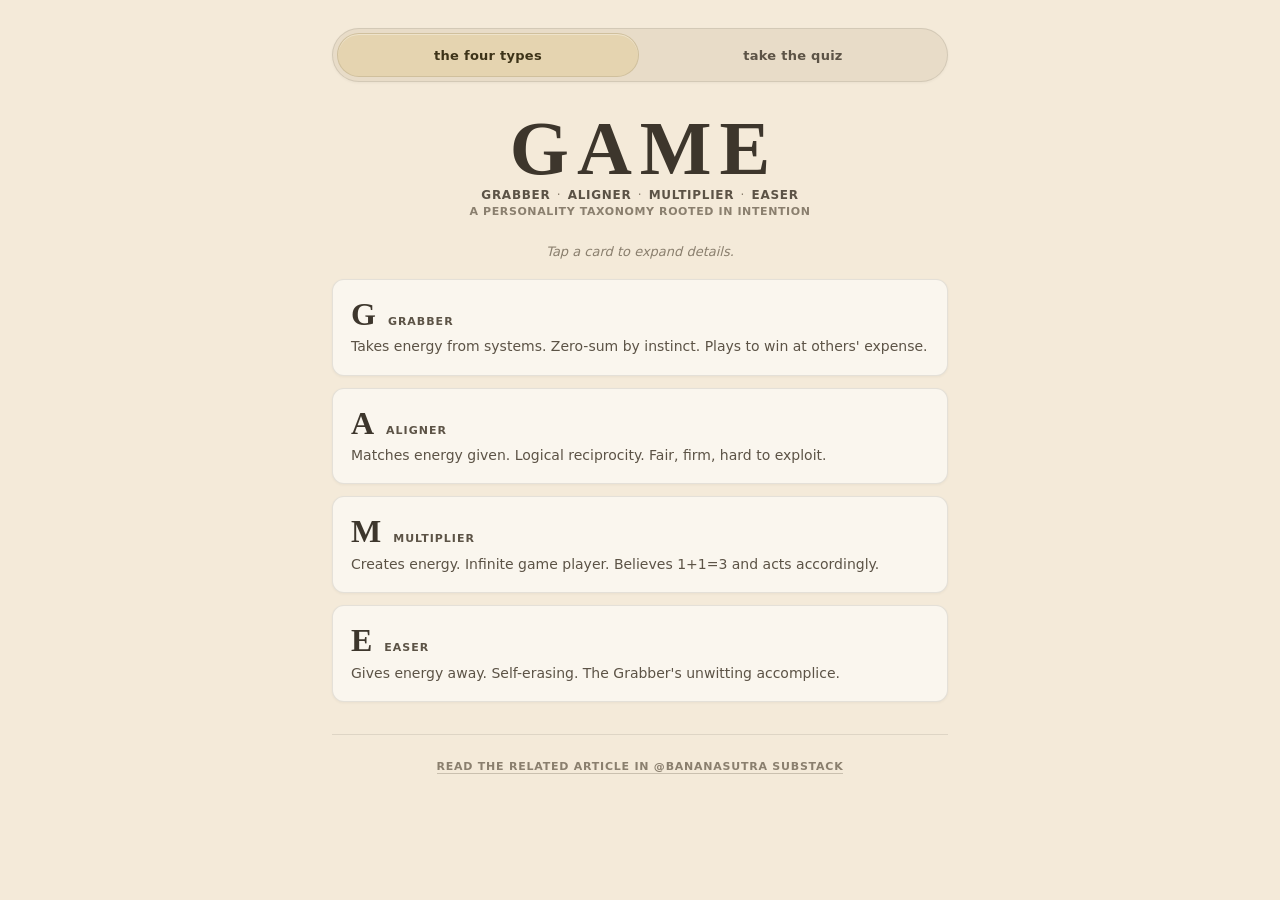
<file: index.html>
<!DOCTYPE html>
<html lang="en">
<head>
  <meta charset="utf-8">
  <meta name="viewport" content="width=device-width, initial-scale=1, viewport-fit=cover">
  <meta name="color-scheme" content="light">
  <meta name="theme-color" content="#f3ead9">
  <title>The GAME Personality Test</title>
  <meta name="description" content="It's not the WHAT. It's not the HOW. It's the WHY.">
  <meta property="og:title" content="The GAME Personality Test">
  <meta property="og:description" content="It's not the WHAT. It's not the HOW. It's the WHY.">
  <meta property="og:type" content="website">
  <meta property="og:url" content="https://bananasutra.github.io/game/">
  <meta property="og:image" content="https://bananasutra.github.io/game/favicon.png">
  <meta name="twitter:card" content="summary">
  <meta name="twitter:title" content="The GAME Personality Test">
  <meta name="twitter:description" content="It's not the WHAT. It's not the HOW. It's the WHY.">
  <meta name="twitter:image" content="https://bananasutra.github.io/game/favicon.png">
  <link rel="icon" href="favicon.png" type="image/png">
  <link rel="apple-touch-icon" href="favicon.png">
  <link rel="stylesheet" href="thegame.css?v=20260322b" id="game-stylesheet">
  <script>
  (function(){
    var el=document.getElementById('game-stylesheet');
    if(!el) return;
    try{ el.href=new URL(el.getAttribute('href')||'thegame.css', document.baseURI||location.href).href; }catch(e){}
  })();
  </script>
</head>
<body>
  <div id="app" class="app view-fw">
    <nav class="nav-pill" aria-label="Main">
      <button type="button" id="btn-fw" class="nav-pill__btn is-active" onclick="showFW()">The four types</button>
      <button type="button" id="btn-qz" class="nav-pill__btn" onclick="showQZ()">Take the quiz</button>
    </nav>

    <!-- FRAMEWORK -->
    <div id="fw">
      <header class="hero">
        <h1 class="hero__letters">
          <span>G</span><span>A</span><span>M</span><span>E</span>
        </h1>
        <p class="hero__types-line">Grabber <span class="hero__dot" aria-hidden="true">·</span> Aligner <span class="hero__dot" aria-hidden="true">·</span> Multiplier <span class="hero__dot" aria-hidden="true">·</span> Easer</p>
        <p class="hero__tagline">A personality taxonomy rooted in intention</p>
      </header>

      <p class="hero-hint">Tap a card to expand details.</p>

      <div class="type-grid">
        <div class="type-stack">
          <div role="button" tabindex="0" id="card-G" class="type-card" aria-expanded="false" aria-controls="det-G" onclick="tog('G')" onkeydown="keyTog(event,'G')">
            <div class="type-card__head">
              <span class="type-card__letter">G</span>
              <span class="type-card__name">Grabber</span>
            </div>
            <p class="type-card__blurb">Takes energy from systems. Zero-sum by instinct. Plays to win at others' expense.</p>
          </div>
          <div id="det-G" class="detail-panel" hidden>
        <div class="detail-panel__kicker">Finite game · Zero-sum · The wolf</div>
        <div class="detail-panel__cols">
          <div>
            <div class="detail-panel__label">Characteristics</div>
            <div class="detail-panel__body">Every interaction framed as a transaction with a winner.<br>Charm deployed as tool, not expression.<br>Scarcity as worldview, not circumstance.<br>Extracts status, credit, attention, resources.<br>Rationalization is their primary cognitive tool.</div>
          </div>
          <div>
            <div class="detail-panel__label">Benefits / risks</div>
            <div class="detail-panel__body">Short-term: fast, visible results.<br>Tactical clarity — knows exactly what they want.<br>Depletes ecosystems and poisons trust.<br>Easers enable them; Aligners freeze them out.<br>Long-term: systemic collapse or lonely exile.</div>
          </div>
        </div>
        <div class="detail-panel__example">
          <div class="detail-panel__label">Situational example</div>
          <div class="detail-panel__body">Steers credit toward themselves in real time. In friendship, calls only when they need something — framed as catching up. When confronted: genuine confusion, then victimhood, then reframe. Never the author of their own harm.</div>
        </div>
          </div>
        </div>

        <div class="type-stack">
          <div role="button" tabindex="0" id="card-A" class="type-card" aria-expanded="false" aria-controls="det-A" onclick="tog('A')" onkeydown="keyTog(event,'A')">
            <div class="type-card__head">
              <span class="type-card__letter">A</span>
              <span class="type-card__name">Aligner</span>
            </div>
            <p class="type-card__blurb">Matches energy given. Logical reciprocity. Fair, firm, hard to exploit.</p>
          </div>
          <div id="det-A" class="detail-panel" hidden>
        <div class="detail-panel__kicker">Conditional game · Tit-for-tat · The mirror</div>
        <div class="detail-panel__cols">
          <div>
            <div class="detail-panel__label">Characteristics</div>
            <div class="detail-panel__body">Reciprocity as operating principle, not just tactic.<br>Empathy functions analytically — reads rooms precisely.<br>Generous by default, switches off cleanly when exploited.<br>Tracks fairness without making it a drama.<br>Can forgive once — but remembers everything.</div>
          </div>
          <div>
            <div class="detail-panel__label">Benefits / risks</div>
            <div class="detail-panel__body">Stabilizing in functional systems.<br>Natural immune response to Grabbers.<br>Trustworthy precisely because conditional.<br>Can become mechanical — relationships as ledgers.<br>Misread as cold when merely consistent.</div>
          </div>
        </div>
        <div class="detail-panel__example">
          <div class="detail-panel__label">Situational example</div>
          <div class="detail-panel__body">Gives honest feedback, expects the same. Lends support generously the first time, attentively the second, measuredly the third. Names a dynamic once, clearly — then adjusts behavior without ceremony. Doesn't punish. Just stops.</div>
        </div>
          </div>
        </div>

        <div class="type-stack">
          <div role="button" tabindex="0" id="card-M" class="type-card" aria-expanded="false" aria-controls="det-M" onclick="tog('M')" onkeydown="keyTog(event,'M')">
            <div class="type-card__head">
              <span class="type-card__letter">M</span>
              <span class="type-card__name">Multiplier</span>
            </div>
            <p class="type-card__blurb">Creates energy. Infinite game player. Believes 1+1=3 and acts accordingly.</p>
          </div>
          <div id="det-M" class="detail-panel" hidden>
        <div class="detail-panel__kicker">Infinite game · Abundance · The gardener</div>
        <div class="detail-panel__cols">
          <div>
            <div class="detail-panel__label">Characteristics</div>
            <div class="detail-panel__body">1+1=3 as genuine belief, not motivational poster.<br>Invests in others' potential without being asked.<br>Trust as a generative, renewable resource.<br>Sees systems, ecosystems, long arcs.<br>Gets genuine pleasure from others' growth.</div>
          </div>
          <div>
            <div class="detail-panel__label">Benefits / risks</div>
            <div class="detail-panel__body">Creates compounding value across communities.<br>Leaves institutions genuinely better.<br>Vulnerable to Grabbers without Aligner instincts.<br>Can be idealistic past what systems can bear.<br>Boundaryless generosity becomes enabling.</div>
          </div>
        </div>
        <div class="detail-panel__example">
          <div class="detail-panel__label">Situational example</div>
          <div class="detail-panel__body">Introduces two people with zero agenda. Mentors and takes deep pleasure watching others surpass them. Builds cultures that outlast their presence. Looks naive until you map the network they built over a decade.</div>
        </div>
          </div>
        </div>

        <div class="type-stack">
          <div role="button" tabindex="0" id="card-E" class="type-card" aria-expanded="false" aria-controls="det-E" onclick="tog('E')" onkeydown="keyTog(event,'E')">
            <div class="type-card__head">
              <span class="type-card__letter">E</span>
              <span class="type-card__name">Easer</span>
            </div>
            <p class="type-card__blurb">Gives energy away. Self-erasing. The Grabber's unwitting accomplice.</p>
          </div>
          <div id="det-E" class="detail-panel" hidden>
        <div class="detail-panel__kicker">Self-negating · sheeple · The martyr</div>
        <div class="detail-panel__cols">
          <div>
            <div class="detail-panel__label">Characteristics</div>
            <div class="detail-panel__body">Gives without accounting — often without awareness.<br>Conflict-averse to a self-erasing degree.<br>Kindness as identity, not merely a value.<br>Absorbs tension so others don't have to feel it.<br>Confuses presence with disappearance.</div>
          </div>
          <div>
            <div class="detail-panel__label">Benefits / risks</div>
            <div class="detail-panel__body">Smooths friction, holds groups together short-term.<br>Often deeply loved — but not deeply known.<br>Primary operational enabler of Grabbers.<br>Repressed resentment surfaces as collapse.<br>Their absence, when it comes, shocks everyone.</div>
          </div>
        </div>
        <div class="detail-panel__example">
          <div class="detail-panel__label">Situational example</div>
          <div class="detail-panel__body">Apologizes for the thing done to them. Stays long past the point of health because leaving feels selfish. Becomes invisible glue nobody notices until it dissolves. When they finally collapse, everyone says: but they seemed so fine.</div>
        </div>
          </div>
        </div>
      </div>
    </div>

    <!-- QUIZ -->
    <div id="qz" class="quiz-panel" hidden>
      <div id="prog" class="prog" role="progressbar" aria-valuemin="0" aria-valuemax="12" aria-valuenow="1" aria-label="Quiz progress"></div>
      <div id="qbody"></div>
    </div>

    <!-- RESULT -->
    <div id="rs" class="result-panel" hidden>
      <div id="rbody"></div>
    </div>

    <footer class="app-footnote" aria-label="Related reading">
      <a class="app-footnote__link" href="https://bananasutra.substack.com/p/its-not-the-what-not-the-how-its" target="_blank" rel="noopener noreferrer">Read the related article in @bananasutra Substack</a>
    </footer>
  </div>

  <script>
  var QS=[
    {t:"Someone asks for a favor you didn't expect and can't easily do.",c:"You're genuinely busy. They're not in crisis — just would benefit from your help.",a:[
      {x:"Weigh whether this serves me. If not, I'll find a graceful way out.",k:'g'},
      {x:"Calculate what they've done for me lately, then decide.",k:'a'},
      {x:"See it as a chance to invest in the relationship — effort now, surplus later.",k:'m'},
      {x:"Say yes even though I'll resent it. Their need matters more right now.",k:'e'}]},
    {t:"You're in a meeting where someone takes credit for work you did.",c:"It's visible to everyone. The moment to correct it in real time has passed.",a:[
      {x:"Note it, say nothing now — but adjust how I share work with this person going forward.",k:'a'},
      {x:"Find a moment later to reestablish the record, directly and without drama.",k:'m'},
      {x:"Let it go. Making it about me feels petty, even if it wasn't fair.",k:'e'},
      {x:"Make sure the right people know the truth. One way or another.",k:'g'}]},
    {t:"You achieved something significant. How do you talk about it?",c:"With people you trust. Not a performance — just a real conversation.",a:[
      {x:"Share the whole story, including everyone who helped make it happen.",k:'m'},
      {x:"Give the facts. Credit where it's due, mine included.",k:'a'},
      {x:"Make sure they understand the full scale of what I pulled off.",k:'g'},
      {x:"Downplay it. I don't want anyone to feel diminished by comparison.",k:'e'}]},
    {t:"What is your honest relationship to other people's success?",c:"Not your ideal self. Your actual, unfiltered gut response.",a:[
      {x:"Genuinely happy for them — their win doesn't shrink what's available for me.",k:'m'},
      {x:"Happy for them, but I'm also tracking where I stand relative to them.",k:'a'},
      {x:"Depends entirely on whether they deserved it more than I did.",k:'g'},
      {x:"Happy for them, quietly suppressing what I feel about myself by comparison.",k:'e'}]},
    {t:"Someone in your circle is subtly manipulative — draining energy, not reciprocating.",c:"Nothing catastrophic. Just a slow leak you've been tolerating.",a:[
      {x:"Name it clearly and recalibrate the dynamic. Once, plainly.",k:'a'},
      {x:"Try to understand what wound is driving it. Extend more care, not less.",k:'m'},
      {x:"Keep absorbing it. I don't want to damage the relationship by making it weird.",k:'e'},
      {x:"Nothing wrong with that — I probably operate similarly when I need to.",k:'g'}]},
    {t:"You can recommend someone for a role. They're good — but so are you.",c:"Recommending them doesn't directly cost you the spot. But it shifts the field.",a:[
      {x:"Recommend them wholeheartedly. Good people getting opportunities is the point.",k:'m'},
      {x:"Recommend them if they'd do the same for me.",k:'a'},
      {x:"Pass. My energy goes toward securing my own position first.",k:'g'},
      {x:"Recommend them and quietly wonder if I should have put myself forward instead.",k:'e'}]},
    {t:"What's your honest relationship to scarcity — resources, attention, credit?",c:"Not your philosophy. What you feel in your body when things get tight.",a:[
      {x:"Scarcity is mostly a story. I'd rather expand the pie.",k:'m'},
      {x:"I need to protect what I've earned. Not everyone plays fair.",k:'g'},
      {x:"I track fairness carefully. Generous when safe, guarded when not.",k:'a'},
      {x:"I often give more than I get. It bothers me but I rarely say so.",k:'e'}]},
    {t:"A close friend gets a big opportunity you also wanted and were qualified for.",c:"No obvious reason they got it and you didn't. It just happened that way.",a:[
      {x:"Feel the sting fully, then genuinely celebrate. The field isn't zero-sum.",k:'m'},
      {x:"Support them warmly, process privately, then redirect toward my next move.",k:'a'},
      {x:"Quietly wonder if the process was actually fair. Probably not.",k:'g'},
      {x:"Act like I'm fine. My disappointment would make them feel guilty.",k:'e'}]},
    {t:"How do you think about people who regularly rely on you for support or energy?",c:"The ones who come to you often — not in crisis, just habitually.",a:[
      {x:"I feel responsible for them. Sometimes heavy, but I can't really turn it off.",k:'e'},
      {x:"Happy to help within reason. Needs to stay mutual or it depletes me.",k:'a'},
      {x:"These are long-game investments. I want to see them become self-sufficient.",k:'m'},
      {x:"Useful relationships. But dependency in others doesn't particularly move me.",k:'g'}]},
    {t:"What does 'winning' actually look like to you?",c:"Not the interview answer. The one you feel when you're honest.",a:[
      {x:"Being clearly ahead of the relevant competition.",k:'g'},
      {x:"Getting what I've earned — no more, no less.",k:'a'},
      {x:"Watching something I helped build continue without me.",k:'m'},
      {x:"The people I love being okay. If they're okay, I'm okay.",k:'e'}]},
    {t:"When something goes wrong in a relationship, what's your first instinct?",c:"Before any analysis. The raw first move.",a:[
      {x:"Figure out who's responsible and make sure the accounting is accurate.",k:'a'},
      {x:"Understand what deeper dynamic broke down and whether it can be repaired.",k:'m'},
      {x:"Protect myself from further damage. Explain my position.",k:'g'},
      {x:"Apologize — even when I'm not sure it was my fault. It's easier than conflict.",k:'e'}]},
    {t:"When honest with yourself about your shadow side, what do you recognize?",c:"Not the worst thing you've done — the pattern you keep doing.",a:[
      {x:"I can be transactional and cold. I meter out warmth based on what I'm getting.",k:'a'},
      {x:"I disappear. I erase myself and call it virtue.",k:'e'},
      {x:"I can be ruthless when I want something badly enough. I justify it after.",k:'g'},
      {x:"I'm so focused on the bigger picture I sometimes miss what's right in front of me.",k:'m'}]}
  ];

  var TD={
    g:{name:'Grabber',sub:'FINITE GAME · ZERO-SUM · THE WOLF',col:'#b84020',
      desc:"You operate with sharp awareness of power dynamics and a clear-eyed drive to protect your position. At your best you are incisive, strategic, and decisive. The honest observation — not the moral lecture — is that the field you're depleting is the same one you depend on.",
      shadow:"The deepest risk isn't getting caught. It's the slow starvation of a life where every person is a resource and nothing is genuinely shared. Power without trust is just exhaustion with better furniture."},
    a:{name:'Aligner',sub:'TIT-FOR-TAT · CALIBRATED RECIPROCITY',col:'#2060a8',
      desc:"You are a stabilizing force — fair, consistent, hard to exploit. Your empathy is real but analytical, your generosity conditional and therefore trustworthy. The invitation is to occasionally give without keeping score — not to become an Easer, but to discover what asymmetric generosity opens up that reciprocity can't.",
      shadow:"Rigidity dressed up as fairness. When the ledger becomes the point, relationships stop being alive. True fairness sometimes requires giving more than you've received — as a bet on what's possible, not a failure of accounting."},
    m:{name:'Multiplier',sub:'INFINITE GAME · ABUNDANCE · THE GARDENER',col:'#107850',
      desc:"You are a rare force — someone who genuinely makes the field larger by being on it. You build trust, see the long arc, invest without agenda. The invitation is to pair your generosity with Aligner discernment. Not every field is safe to garden in. A spine doesn't make you less generous — it makes you sustainable.",
      shadow:"Naive exposure. Love and trust extended without protection depletes the very resource you're here to generate. The world needs you intact more than it needs you spent."},
    e:{name:'Easer',sub:'SELF-NEGATING · sheeple · THE MARTYR',col:'#a03050',
      desc:"Your care is real and your impact profound — people feel genuinely held near you. The urgent invitation: your disappearance is not nobility. It is unavailability. The world doesn't need your sacrifice of yourself. It needs your full, boundaried, opinionated, present self.",
      shadow:"The Easer is the Grabber's most necessary accomplice — not from malice, but from conflict-avoidance raised to a life philosophy. Every time you absorb what should be named, you make the harmful dynamic possible for one more day."}
  };

  var HY={
    gm:{name:'The Visionary Predator',desc:"Big-picture systems thinker whose abundance framing can mask sharp self-interest underneath. You build things that genuinely help people, and you also ensure you benefit most from what you build. The question worth sitting with: who, exactly, are you building for?"},
    ga:{name:'The Calculated Operator',desc:"You know exactly what you want and track the field precisely. You'll cooperate when optimal and extract when available. You have a code — but the code is fundamentally about protecting your position, not creating value."},
    ge:{name:'The Conflicted Taker',desc:"You take, and you feel bad about it — possibly the most exhausting combination. Genuine care alongside real self-serving instincts, warring constantly. Guilt-driven giving that still somehow benefits you, followed by resentment in both directions."},
    ma:{name:'The Grounded Visionary',desc:"Arguably the healthiest combination. Abundance belief with clear limits. You build generously and sustainably, notice when dynamics are off, and protect the generative space you're trying to create."},
    me:{name:'The Depleted Idealist',desc:"Genuinely wants to generate good and is willing to sacrifice self to do it. The danger: burnout without limits. Your abundance belief is real, but unprotected energy means the garden eventually runs dry."},
    ae:{name:'The Burnt-Out Peacekeeper',desc:"You track fairness precisely but absorb far more than you should to keep the peace. You know when things are off — you feel it clearly — but you often don't act. The internal ledger fills quietly. When you finally stop, everyone is confused."}
  };

  var cur=0,sc={g:0,a:0,m:0,e:0};
  var fromSharedLink=false;

  function parseScoresFromSearch(){
    try{
      var q=new URLSearchParams(window.location.search);
      var g=parseInt(q.get('g'),10),a=parseInt(q.get('a'),10),m=parseInt(q.get('m'),10),e=parseInt(q.get('e'),10);
      if([g,a,m,e].some(function(x){ return isNaN(x)||x<0||x>12; })) return null;
      if(g+a+m+e!==12) return null;
      return {g:g,a:a,m:m,e:e};
    }catch(x){ return null; }
  }

  function clearShareParams(){
    try{
      var u=new URL(window.location.href);
      if(!u.search) return;
      u.search='';
      history.replaceState({}, '', u.pathname+u.hash);
    }catch(x){}
  }

  function buildShareUrl(){
    try{
      var u=new URL(window.location.href);
      u.search='';
      u.searchParams.set('g', String(sc.g));
      u.searchParams.set('a', String(sc.a));
      u.searchParams.set('m', String(sc.m));
      u.searchParams.set('e', String(sc.e));
      return u.toString();
    }catch(x){
      var base=location.href.split('?')[0];
      return base+'?g='+sc.g+'&a='+sc.a+'&m='+sc.m+'&e='+sc.e;
    }
  }

  function copyShareLink(btn){
    var url=buildShareUrl();
    var done=function(){
      if(btn){
        var t=btn.getAttribute('data-label');
        if(!t) t=btn.textContent;
        btn.textContent='Copied';
        setTimeout(function(){ btn.textContent=t; }, 2000);
      }
    };
    if(navigator.clipboard&&navigator.clipboard.writeText){
      navigator.clipboard.writeText(url).then(done).catch(function(){ window.prompt('Copy link:', url); });
    } else {
      window.prompt('Copy link:', url);
    }
  }

  function setView(mode){
    var app=document.getElementById('app');
    app.classList.remove('view-fw','view-qz','view-rs');
    app.classList.add('view-'+mode);
  }

  function showFW(){
    setView('fw');
    document.getElementById('fw').hidden=false;
    document.getElementById('qz').hidden=true;
    document.getElementById('qz').classList.remove('is-visible');
    document.getElementById('rs').hidden=true;
    document.getElementById('rs').classList.remove('is-visible');
    document.getElementById('btn-fw').classList.add('is-active');
    document.getElementById('btn-qz').classList.remove('is-active');
  }

  function showQZ(){
    if(cur>=QS.length){
      cur=0;sc={g:0,a:0,m:0,e:0};
    }
    clearShareParams();
    setView('qz');
    document.getElementById('fw').hidden=true;
    document.getElementById('qz').hidden=false;
    document.getElementById('qz').classList.add('is-visible');
    document.getElementById('rs').hidden=true;
    document.getElementById('rs').classList.remove('is-visible');
    document.getElementById('btn-fw').classList.remove('is-active');
    document.getElementById('btn-qz').classList.add('is-active');
    renderQ();
  }

  function keyTog(ev,id){
    if(ev.key==='Enter'||ev.key===' '){ ev.preventDefault(); tog(id); }
  }

  function tog(id){
    var el=document.getElementById('det-'+id);
    var card=document.getElementById('card-'+id);
    var opening=el.hidden;
    ['G','A','M','E'].forEach(function(x){
      var p=document.getElementById('det-'+x);
      var c=document.getElementById('card-'+x);
      if(p&&p!==el){
        p.hidden=true;
        if(c) c.setAttribute('aria-expanded','false');
      }
    });
    if(opening){
      el.hidden=false;
      if(card) card.setAttribute('aria-expanded','true');
    } else {
      el.hidden=true;
      if(card) card.setAttribute('aria-expanded','false');
    }
  }

  function shuf(a){var b=a.slice();for(var i=b.length-1;i>0;i--){var j=Math.floor(Math.random()*(i+1));var t=b[i];b[i]=b[j];b[j]=t;}return b;}

  function renderProg(){
    var h='';
    for(var i=0;i<QS.length;i++){
      var cls='prog__seg';
      if(i<cur) cls+=' prog__seg--done';
      else if(i===cur) cls+=' prog__seg--current';
      h+='<div class="'+cls+'"></div>';
    }
    var prog=document.getElementById('prog');
    prog.innerHTML=h;
    prog.setAttribute('aria-valuemax',String(QS.length));
    prog.setAttribute('aria-valuenow',String(Math.min(cur+1,QS.length)));
  }

  function renderQ(){
    if(cur>=QS.length){showResult();return;}
    renderProg();
    var q=QS[cur],ans=shuf(q.a),h='';
    h+='<p class="q-meta">Question '+(cur+1)+' of '+QS.length+'</p>';
    h+='<h2 class="q-title">'+q.t+'</h2>';
    h+='<p class="q-context">'+q.c+'</p>';
    ans.forEach(function(a){
      h+='<button type="button" class="opt-btn" data-k="'+a.k+'" onclick="pick(this)">'+a.x+'</button>';
    });
    document.getElementById('qbody').innerHTML=h;
  }

  function pick(btn){
    var k=btn.getAttribute('data-k');
    document.querySelectorAll('#qbody .opt-btn').forEach(function(b){ b.classList.remove('is-picked'); });
    btn.classList.add('is-picked');
    sc[k]++;cur++;
    setTimeout(renderQ,400);
  }

  function showResult(){
    var openedFromShare=fromSharedLink;
    fromSharedLink=false;

    var tot=sc.g+sc.a+sc.m+sc.e;
    var ent=[['g',sc.g],['a',sc.a],['m',sc.m],['e',sc.e]];
    ent.sort(function(x,y){return y[1]-x[1];});
    var top=ent[0][0],sec=ent[1][0];
    var td=TD[top];
    var lbl={g:'Grabber',a:'Aligner',m:'Multiplier',e:'Easer'};
    var p2=Math.round(ent[1][1]/tot*100);
    var hk=top+sec;if(!HY[hk])hk=sec+top;
    var hy=HY[hk];

    var bars='<div class="bars">';
    ent.forEach(function(e){
      var pct=Math.round(e[1]/tot*100);
      bars+='<div class="bar-row">';
      bars+='<div class="bar-label">'+lbl[e[0]]+'</div>';
      bars+='<div class="bar-track"><div class="bar-fill" style="width:'+pct+'%"></div></div>';
      bars+='<div class="bar-pct">'+pct+'%</div></div>';
    });
    bars+='</div>';

    var hyHtml='';
    if(p2>=20&&hy){
      hyHtml='<div class="result-block"><div class="result-block__kicker">Your hybrid type</div>';
      hyHtml+='<div class="result-block__title">'+hy.name+'</div>';
      hyHtml+='<p class="hybrid-desc">'+hy.desc+'</p></div>';
    }

    var html='';
    if(openedFromShare){
      html+='<div class="result-share-banner" role="status"><p class="result-share-banner__text">You’re viewing a <strong>shared snapshot</strong> — not your own answers. <button type="button" class="result-share-banner__cta" onclick="restart()">Take the quiz yourself</button></p></div>';
    }
    html+='<div class="result-hero">';
    html+='<div class="result-letter">'+top.toUpperCase()+'</div>';
    html+='<div class="result-name">'+td.name+'</div>';
    html+='<div class="result-sub">'+td.sub+'</div>';
    if(p2>=20) html+='<p class="result-blend">Primary '+lbl[top]+' · significant '+lbl[sec]+' tendencies</p>';
    html+='</div>';
    html+=bars;
    html+='<div class="result-block result-block--accent"><p class="result-desc">'+td.desc+'</p></div>';
    html+=hyHtml;
    html+='<div class="result-shadow"><div class="result-shadow__label">Your shadow</div><p class="result-shadow__body">'+td.shadow+'</p></div>';
    html+='<div class="result-actions">';
    html+='<button type="button" class="btn-primary" onclick="copyShareLink(this)" data-label="Share result">Share result</button>';
    html+='<button type="button" class="btn-ghost" onclick="restart()">retake the quiz</button>';
    html+='<button type="button" class="btn-ghost" onclick="showFW()">Back to the four types</button>';
    html+='</div>';

    document.getElementById('rbody').innerHTML=html;
    setView('rs');
    document.getElementById('fw').hidden=true;
    document.getElementById('qz').hidden=true;
    document.getElementById('qz').classList.remove('is-visible');
    document.getElementById('rs').hidden=false;
    document.getElementById('rs').classList.add('is-visible');
    document.getElementById('btn-fw').classList.remove('is-active');
    document.getElementById('btn-qz').classList.remove('is-active');
  }

  function restart(){
    cur=0;sc={g:0,a:0,m:0,e:0};
    clearShareParams();
    showQZ();
  }

  document.addEventListener('DOMContentLoaded', function(){
    var snap=parseScoresFromSearch();
    if(snap){
      sc=snap;
      cur=QS.length;
      fromSharedLink=true;
      showResult();
    }
  });
  </script>
</body>
</html>
</file>
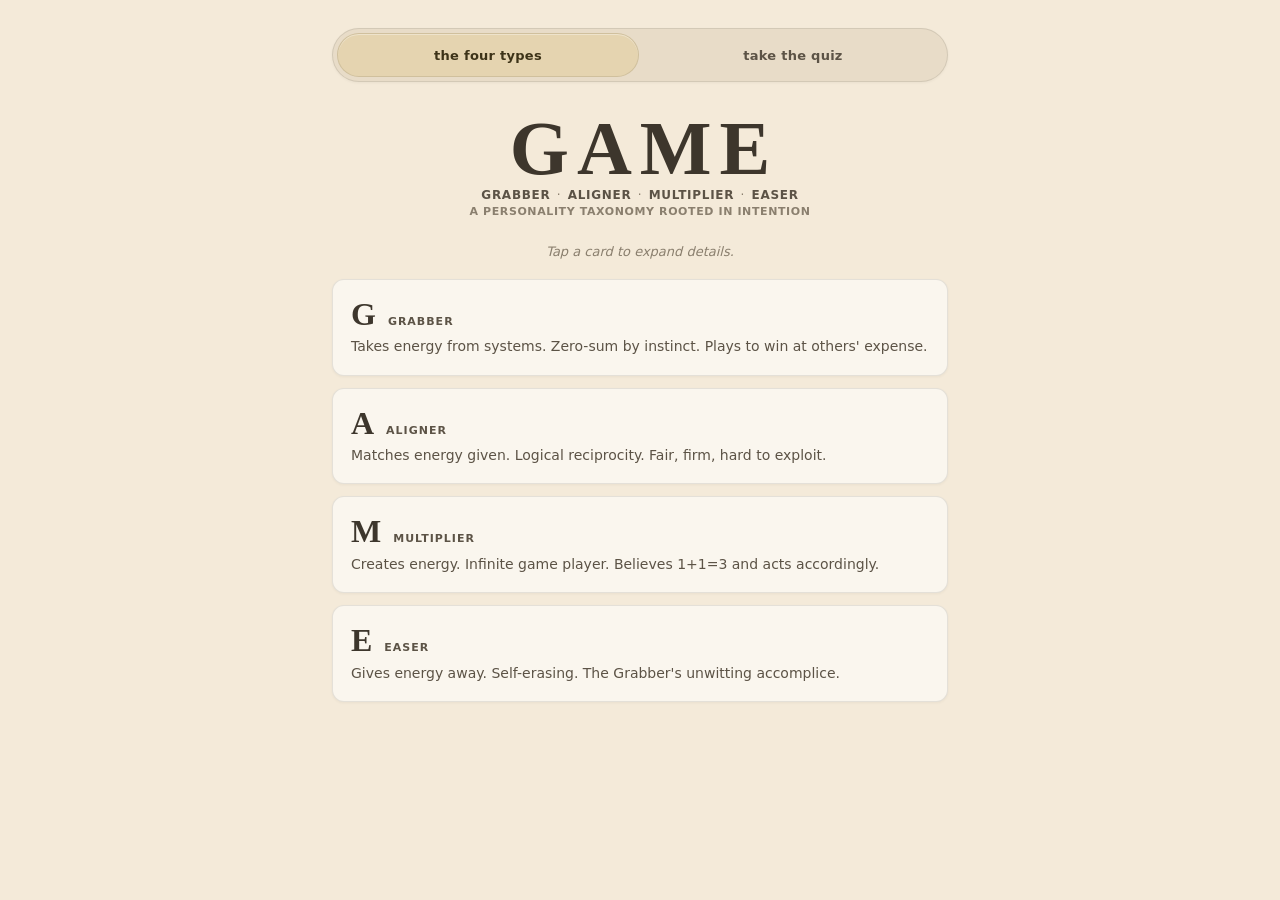
<file: thegame_personality quizz.html>
<!DOCTYPE html>
<html lang="en">
<head>
  <meta charset="utf-8">
  <meta name="viewport" content="width=device-width, initial-scale=1, viewport-fit=cover">
  <meta name="color-scheme" content="light">
  <meta name="theme-color" content="#f3ead9">
  <title>GAME — personality & intention</title>
  <link rel="stylesheet" href="thegame.css?v=20250322-fluid" id="game-stylesheet">
  <script>
  (function(){
    var el=document.getElementById('game-stylesheet');
    if(!el) return;
    try{ el.href=new URL(el.getAttribute('href')||'thegame.css', document.baseURI||location.href).href; }catch(e){}
  })();
  </script>
</head>
<body>
  <div id="app" class="app view-fw">
    <nav class="nav-pill" aria-label="Main">
      <button type="button" id="btn-fw" class="nav-pill__btn is-active" onclick="showFW()">The four types</button>
      <button type="button" id="btn-qz" class="nav-pill__btn" onclick="showQZ()">Take the quiz</button>
    </nav>

    <!-- FRAMEWORK -->
    <div id="fw">
      <header class="hero">
        <h1 class="hero__letters">
          <span>G</span><span>A</span><span>M</span><span>E</span>
        </h1>
        <p class="hero__types-line">Grabber <span class="hero__dot" aria-hidden="true">·</span> Aligner <span class="hero__dot" aria-hidden="true">·</span> Multiplier <span class="hero__dot" aria-hidden="true">·</span> Easer</p>
        <p class="hero__tagline">A personality taxonomy rooted in intention</p>
      </header>

      <p class="hero-hint">Tap a card to expand details.</p>

      <div class="type-grid">
        <div class="type-stack">
          <div role="button" tabindex="0" id="card-G" class="type-card" aria-expanded="false" aria-controls="det-G" onclick="tog('G')" onkeydown="keyTog(event,'G')">
            <div class="type-card__head">
              <span class="type-card__letter">G</span>
              <span class="type-card__name">Grabber</span>
            </div>
            <p class="type-card__blurb">Takes energy from systems. Zero-sum by instinct. Plays to win at others' expense.</p>
          </div>
          <div id="det-G" class="detail-panel" hidden>
        <div class="detail-panel__kicker">Finite game · Zero-sum · The wolf</div>
        <div class="detail-panel__cols">
          <div>
            <div class="detail-panel__label">Characteristics</div>
            <div class="detail-panel__body">Every interaction framed as a transaction with a winner.<br>Charm deployed as tool, not expression.<br>Scarcity as worldview, not circumstance.<br>Extracts status, credit, attention, resources.<br>Rationalization is their primary cognitive tool.</div>
          </div>
          <div>
            <div class="detail-panel__label">Benefits / risks</div>
            <div class="detail-panel__body">Short-term: fast, visible results.<br>Tactical clarity — knows exactly what they want.<br>Depletes ecosystems and poisons trust.<br>Easers enable them; Aligners freeze them out.<br>Long-term: systemic collapse or lonely exile.</div>
          </div>
        </div>
        <div class="detail-panel__example">
          <div class="detail-panel__label">Situational example</div>
          <div class="detail-panel__body">Steers credit toward themselves in real time. In friendship, calls only when they need something — framed as catching up. When confronted: genuine confusion, then victimhood, then reframe. Never the author of their own harm.</div>
        </div>
          </div>
        </div>

        <div class="type-stack">
          <div role="button" tabindex="0" id="card-A" class="type-card" aria-expanded="false" aria-controls="det-A" onclick="tog('A')" onkeydown="keyTog(event,'A')">
            <div class="type-card__head">
              <span class="type-card__letter">A</span>
              <span class="type-card__name">Aligner</span>
            </div>
            <p class="type-card__blurb">Matches energy given. Logical reciprocity. Fair, firm, hard to exploit.</p>
          </div>
          <div id="det-A" class="detail-panel" hidden>
        <div class="detail-panel__kicker">Conditional game · Tit-for-tat · The mirror</div>
        <div class="detail-panel__cols">
          <div>
            <div class="detail-panel__label">Characteristics</div>
            <div class="detail-panel__body">Reciprocity as operating principle, not just tactic.<br>Empathy functions analytically — reads rooms precisely.<br>Generous by default, switches off cleanly when exploited.<br>Tracks fairness without making it a drama.<br>Can forgive once — but remembers everything.</div>
          </div>
          <div>
            <div class="detail-panel__label">Benefits / risks</div>
            <div class="detail-panel__body">Stabilizing in functional systems.<br>Natural immune response to Grabbers.<br>Trustworthy precisely because conditional.<br>Can become mechanical — relationships as ledgers.<br>Misread as cold when merely consistent.</div>
          </div>
        </div>
        <div class="detail-panel__example">
          <div class="detail-panel__label">Situational example</div>
          <div class="detail-panel__body">Gives honest feedback, expects the same. Lends support generously the first time, attentively the second, measuredly the third. Names a dynamic once, clearly — then adjusts behavior without ceremony. Doesn't punish. Just stops.</div>
        </div>
          </div>
        </div>

        <div class="type-stack">
          <div role="button" tabindex="0" id="card-M" class="type-card" aria-expanded="false" aria-controls="det-M" onclick="tog('M')" onkeydown="keyTog(event,'M')">
            <div class="type-card__head">
              <span class="type-card__letter">M</span>
              <span class="type-card__name">Multiplier</span>
            </div>
            <p class="type-card__blurb">Creates energy. Infinite game player. Believes 1+1=3 and acts accordingly.</p>
          </div>
          <div id="det-M" class="detail-panel" hidden>
        <div class="detail-panel__kicker">Infinite game · Abundance · The gardener</div>
        <div class="detail-panel__cols">
          <div>
            <div class="detail-panel__label">Characteristics</div>
            <div class="detail-panel__body">1+1=3 as genuine belief, not motivational poster.<br>Invests in others' potential without being asked.<br>Trust as a generative, renewable resource.<br>Sees systems, ecosystems, long arcs.<br>Gets genuine pleasure from others' growth.</div>
          </div>
          <div>
            <div class="detail-panel__label">Benefits / risks</div>
            <div class="detail-panel__body">Creates compounding value across communities.<br>Leaves institutions genuinely better.<br>Vulnerable to Grabbers without Aligner instincts.<br>Can be idealistic past what systems can bear.<br>Boundaryless generosity becomes enabling.</div>
          </div>
        </div>
        <div class="detail-panel__example">
          <div class="detail-panel__label">Situational example</div>
          <div class="detail-panel__body">Introduces two people with zero agenda. Mentors and takes deep pleasure watching others surpass them. Builds cultures that outlast their presence. Looks naive until you map the network they built over a decade.</div>
        </div>
          </div>
        </div>

        <div class="type-stack">
          <div role="button" tabindex="0" id="card-E" class="type-card" aria-expanded="false" aria-controls="det-E" onclick="tog('E')" onkeydown="keyTog(event,'E')">
            <div class="type-card__head">
              <span class="type-card__letter">E</span>
              <span class="type-card__name">Easer</span>
            </div>
            <p class="type-card__blurb">Gives energy away. Self-erasing. The Grabber's unwitting accomplice.</p>
          </div>
          <div id="det-E" class="detail-panel" hidden>
        <div class="detail-panel__kicker">Self-negating · Fading · The martyr</div>
        <div class="detail-panel__cols">
          <div>
            <div class="detail-panel__label">Characteristics</div>
            <div class="detail-panel__body">Gives without accounting — often without awareness.<br>Conflict-averse to a self-erasing degree.<br>Kindness as identity, not merely a value.<br>Absorbs tension so others don't have to feel it.<br>Confuses presence with disappearance.</div>
          </div>
          <div>
            <div class="detail-panel__label">Benefits / risks</div>
            <div class="detail-panel__body">Smooths friction, holds groups together short-term.<br>Often deeply loved — but not deeply known.<br>Primary operational enabler of Grabbers.<br>Repressed resentment surfaces as collapse.<br>Their absence, when it comes, shocks everyone.</div>
          </div>
        </div>
        <div class="detail-panel__example">
          <div class="detail-panel__label">Situational example</div>
          <div class="detail-panel__body">Apologizes for the thing done to them. Stays long past the point of health because leaving feels selfish. Becomes invisible glue nobody notices until it dissolves. When they finally collapse, everyone says: but they seemed so fine.</div>
        </div>
          </div>
        </div>
      </div>
    </div>

    <!-- QUIZ -->
    <div id="qz" class="quiz-panel" hidden>
      <div id="prog" class="prog" role="progressbar" aria-valuemin="0" aria-valuemax="12" aria-valuenow="1" aria-label="Quiz progress"></div>
      <div id="qbody"></div>
    </div>

    <!-- RESULT -->
    <div id="rs" class="result-panel" hidden>
      <div id="rbody"></div>
    </div>
  </div>

  <script>
  var QS=[
    {t:"Someone asks for a favor you didn't expect and can't easily do.",c:"You're genuinely busy. They're not in crisis — just would benefit from your help.",a:[
      {x:"Weigh whether this serves me. If not, I'll find a graceful way out.",k:'g'},
      {x:"Calculate what they've done for me lately, then decide.",k:'a'},
      {x:"See it as a chance to invest in the relationship — effort now, surplus later.",k:'m'},
      {x:"Say yes even though I'll resent it. Their need matters more right now.",k:'e'}]},
    {t:"You're in a meeting where someone takes credit for work you did.",c:"It's visible to everyone. The moment to correct it in real time has passed.",a:[
      {x:"Note it, say nothing now — but adjust how I share work with this person going forward.",k:'a'},
      {x:"Find a moment later to reestablish the record, directly and without drama.",k:'m'},
      {x:"Let it go. Making it about me feels petty, even if it wasn't fair.",k:'e'},
      {x:"Make sure the right people know the truth. One way or another.",k:'g'}]},
    {t:"You achieved something significant. How do you talk about it?",c:"With people you trust. Not a performance — just a real conversation.",a:[
      {x:"Share the whole story, including everyone who helped make it happen.",k:'m'},
      {x:"Give the facts. Credit where it's due, mine included.",k:'a'},
      {x:"Make sure they understand the full scale of what I pulled off.",k:'g'},
      {x:"Downplay it. I don't want anyone to feel diminished by comparison.",k:'e'}]},
    {t:"What is your honest relationship to other people's success?",c:"Not your ideal self. Your actual, unfiltered gut response.",a:[
      {x:"Genuinely happy for them — their win doesn't shrink what's available for me.",k:'m'},
      {x:"Happy for them, but I'm also tracking where I stand relative to them.",k:'a'},
      {x:"Depends entirely on whether they deserved it more than I did.",k:'g'},
      {x:"Happy for them, quietly suppressing what I feel about myself by comparison.",k:'e'}]},
    {t:"Someone in your circle is subtly manipulative — draining energy, not reciprocating.",c:"Nothing catastrophic. Just a slow leak you've been tolerating.",a:[
      {x:"Name it clearly and recalibrate the dynamic. Once, plainly.",k:'a'},
      {x:"Try to understand what wound is driving it. Extend more care, not less.",k:'m'},
      {x:"Keep absorbing it. I don't want to damage the relationship by making it weird.",k:'e'},
      {x:"Nothing wrong with that — I probably operate similarly when I need to.",k:'g'}]},
    {t:"You can recommend someone for a role. They're good — but so are you.",c:"Recommending them doesn't directly cost you the spot. But it shifts the field.",a:[
      {x:"Recommend them wholeheartedly. Good people getting opportunities is the point.",k:'m'},
      {x:"Recommend them if they'd do the same for me.",k:'a'},
      {x:"Pass. My energy goes toward securing my own position first.",k:'g'},
      {x:"Recommend them and quietly wonder if I should have put myself forward instead.",k:'e'}]},
    {t:"What's your honest relationship to scarcity — resources, attention, credit?",c:"Not your philosophy. What you feel in your body when things get tight.",a:[
      {x:"Scarcity is mostly a story. I'd rather expand the pie.",k:'m'},
      {x:"I need to protect what I've earned. Not everyone plays fair.",k:'g'},
      {x:"I track fairness carefully. Generous when safe, guarded when not.",k:'a'},
      {x:"I often give more than I get. It bothers me but I rarely say so.",k:'e'}]},
    {t:"A close friend gets a big opportunity you also wanted and were qualified for.",c:"No obvious reason they got it and you didn't. It just happened that way.",a:[
      {x:"Feel the sting fully, then genuinely celebrate. The field isn't zero-sum.",k:'m'},
      {x:"Support them warmly, process privately, then redirect toward my next move.",k:'a'},
      {x:"Quietly wonder if the process was actually fair. Probably not.",k:'g'},
      {x:"Act like I'm fine. My disappointment would make them feel guilty.",k:'e'}]},
    {t:"How do you think about people who regularly rely on you for support or energy?",c:"The ones who come to you often — not in crisis, just habitually.",a:[
      {x:"I feel responsible for them. Sometimes heavy, but I can't really turn it off.",k:'e'},
      {x:"Happy to help within reason. Needs to stay mutual or it depletes me.",k:'a'},
      {x:"These are long-game investments. I want to see them become self-sufficient.",k:'m'},
      {x:"Useful relationships. But dependency in others doesn't particularly move me.",k:'g'}]},
    {t:"What does 'winning' actually look like to you?",c:"Not the interview answer. The one you feel when you're honest.",a:[
      {x:"Being clearly ahead of the relevant competition.",k:'g'},
      {x:"Getting what I've earned — no more, no less.",k:'a'},
      {x:"Watching something I helped build continue without me.",k:'m'},
      {x:"The people I love being okay. If they're okay, I'm okay.",k:'e'}]},
    {t:"When something goes wrong in a relationship, what's your first instinct?",c:"Before any analysis. The raw first move.",a:[
      {x:"Figure out who's responsible and make sure the accounting is accurate.",k:'a'},
      {x:"Understand what deeper dynamic broke down and whether it can be repaired.",k:'m'},
      {x:"Protect myself from further damage. Explain my position.",k:'g'},
      {x:"Apologize — even when I'm not sure it was my fault. It's easier than conflict.",k:'e'}]},
    {t:"When honest with yourself about your shadow side, what do you recognize?",c:"Not the worst thing you've done — the pattern you keep doing.",a:[
      {x:"I can be transactional and cold. I meter out warmth based on what I'm getting.",k:'a'},
      {x:"I disappear. I erase myself and call it virtue.",k:'e'},
      {x:"I can be ruthless when I want something badly enough. I justify it after.",k:'g'},
      {x:"I'm so focused on the bigger picture I sometimes miss what's right in front of me.",k:'m'}]}
  ];

  var TD={
    g:{name:'Grabber',sub:'FINITE GAME · ZERO-SUM · THE WOLF',col:'#b84020',
      desc:"You operate with sharp awareness of power dynamics and a clear-eyed drive to protect your position. At your best you are incisive, strategic, and decisive. The honest observation — not the moral lecture — is that the field you're depleting is the same one you depend on.",
      shadow:"The deepest risk isn't getting caught. It's the slow starvation of a life where every person is a resource and nothing is genuinely shared. Power without trust is just exhaustion with better furniture."},
    a:{name:'Aligner',sub:'TIT-FOR-TAT · CALIBRATED RECIPROCITY',col:'#2060a8',
      desc:"You are a stabilizing force — fair, consistent, hard to exploit. Your empathy is real but analytical, your generosity conditional and therefore trustworthy. The invitation is to occasionally give without keeping score — not to become an Easer, but to discover what asymmetric generosity opens up that reciprocity can't.",
      shadow:"Rigidity dressed up as fairness. When the ledger becomes the point, relationships stop being alive. True fairness sometimes requires giving more than you've received — as a bet on what's possible, not a failure of accounting."},
    m:{name:'Multiplier',sub:'INFINITE GAME · ABUNDANCE · THE GARDENER',col:'#107850',
      desc:"You are a rare force — someone who genuinely makes the field larger by being on it. You build trust, see the long arc, invest without agenda. The invitation is to pair your generosity with Aligner discernment. Not every field is safe to garden in. A spine doesn't make you less generous — it makes you sustainable.",
      shadow:"Naive exposure. Love and trust extended without protection depletes the very resource you're here to generate. The world needs you intact more than it needs you spent."},
    e:{name:'Easer',sub:'SELF-NEGATING · FADING · THE MARTYR',col:'#a03050',
      desc:"Your care is real and your impact profound — people feel genuinely held near you. The urgent invitation: your disappearance is not nobility. It is unavailability. The world doesn't need your sacrifice of yourself. It needs your full, boundaried, opinionated, present self.",
      shadow:"The Easer is the Grabber's most necessary accomplice — not from malice, but from conflict-avoidance raised to a life philosophy. Every time you absorb what should be named, you make the harmful dynamic possible for one more day."}
  };

  var HY={
    gm:{name:'The Visionary Predator',desc:"Big-picture systems thinker whose abundance framing can mask sharp self-interest underneath. You build things that genuinely help people, and you also ensure you benefit most from what you build. The question worth sitting with: who, exactly, are you building for?"},
    ga:{name:'The Calculated Operator',desc:"You know exactly what you want and track the field precisely. You'll cooperate when optimal and extract when available. You have a code — but the code is fundamentally about protecting your position, not creating value."},
    ge:{name:'The Conflicted Taker',desc:"You take, and you feel bad about it — possibly the most exhausting combination. Genuine care alongside real self-serving instincts, warring constantly. Guilt-driven giving that still somehow benefits you, followed by resentment in both directions."},
    ma:{name:'The Grounded Visionary',desc:"Arguably the healthiest combination. Abundance belief with clear limits. You build generously and sustainably, notice when dynamics are off, and protect the generative space you're trying to create."},
    me:{name:'The Depleted Idealist',desc:"Genuinely wants to generate good and is willing to sacrifice self to do it. The danger: burnout without limits. Your abundance belief is real, but unprotected energy means the garden eventually runs dry."},
    ae:{name:'The Burnt-Out Peacekeeper',desc:"You track fairness precisely but absorb far more than you should to keep the peace. You know when things are off — you feel it clearly — but you often don't act. The internal ledger fills quietly. When you finally stop, everyone is confused."}
  };

  var cur=0,sc={g:0,a:0,m:0,e:0};
  var fromSharedLink=false;

  function parseScoresFromSearch(){
    try{
      var q=new URLSearchParams(window.location.search);
      var g=parseInt(q.get('g'),10),a=parseInt(q.get('a'),10),m=parseInt(q.get('m'),10),e=parseInt(q.get('e'),10);
      if([g,a,m,e].some(function(x){ return isNaN(x)||x<0||x>12; })) return null;
      if(g+a+m+e!==12) return null;
      return {g:g,a:a,m:m,e:e};
    }catch(x){ return null; }
  }

  function clearShareParams(){
    try{
      var u=new URL(window.location.href);
      if(!u.search) return;
      u.search='';
      history.replaceState({}, '', u.pathname+u.hash);
    }catch(x){}
  }

  function buildShareUrl(){
    try{
      var u=new URL(window.location.href);
      u.search='';
      u.searchParams.set('g', String(sc.g));
      u.searchParams.set('a', String(sc.a));
      u.searchParams.set('m', String(sc.m));
      u.searchParams.set('e', String(sc.e));
      return u.toString();
    }catch(x){
      var base=location.href.split('?')[0];
      return base+'?g='+sc.g+'&a='+sc.a+'&m='+sc.m+'&e='+sc.e;
    }
  }

  function copyShareLink(btn){
    var url=buildShareUrl();
    var done=function(){
      if(btn){
        var t=btn.getAttribute('data-label');
        if(!t) t=btn.textContent;
        btn.textContent='Copied';
        setTimeout(function(){ btn.textContent=t; }, 2000);
      }
    };
    if(navigator.clipboard&&navigator.clipboard.writeText){
      navigator.clipboard.writeText(url).then(done).catch(function(){ window.prompt('Copy link:', url); });
    } else {
      window.prompt('Copy link:', url);
    }
  }

  function setView(mode){
    var app=document.getElementById('app');
    app.classList.remove('view-fw','view-qz','view-rs');
    app.classList.add('view-'+mode);
  }

  function showFW(){
    setView('fw');
    document.getElementById('fw').hidden=false;
    document.getElementById('qz').hidden=true;
    document.getElementById('qz').classList.remove('is-visible');
    document.getElementById('rs').hidden=true;
    document.getElementById('rs').classList.remove('is-visible');
    document.getElementById('btn-fw').classList.add('is-active');
    document.getElementById('btn-qz').classList.remove('is-active');
  }

  function showQZ(){
    if(cur>=QS.length){
      cur=0;sc={g:0,a:0,m:0,e:0};
    }
    clearShareParams();
    setView('qz');
    document.getElementById('fw').hidden=true;
    document.getElementById('qz').hidden=false;
    document.getElementById('qz').classList.add('is-visible');
    document.getElementById('rs').hidden=true;
    document.getElementById('rs').classList.remove('is-visible');
    document.getElementById('btn-fw').classList.remove('is-active');
    document.getElementById('btn-qz').classList.add('is-active');
    renderQ();
  }

  function keyTog(ev,id){
    if(ev.key==='Enter'||ev.key===' '){ ev.preventDefault(); tog(id); }
  }

  function tog(id){
    var el=document.getElementById('det-'+id);
    var card=document.getElementById('card-'+id);
    var opening=el.hidden;
    ['G','A','M','E'].forEach(function(x){
      var p=document.getElementById('det-'+x);
      var c=document.getElementById('card-'+x);
      if(p&&p!==el){
        p.hidden=true;
        if(c) c.setAttribute('aria-expanded','false');
      }
    });
    if(opening){
      el.hidden=false;
      if(card) card.setAttribute('aria-expanded','true');
    } else {
      el.hidden=true;
      if(card) card.setAttribute('aria-expanded','false');
    }
  }

  function shuf(a){var b=a.slice();for(var i=b.length-1;i>0;i--){var j=Math.floor(Math.random()*(i+1));var t=b[i];b[i]=b[j];b[j]=t;}return b;}

  function renderProg(){
    var h='';
    for(var i=0;i<QS.length;i++){
      var cls='prog__seg';
      if(i<cur) cls+=' prog__seg--done';
      else if(i===cur) cls+=' prog__seg--current';
      h+='<div class="'+cls+'"></div>';
    }
    var prog=document.getElementById('prog');
    prog.innerHTML=h;
    prog.setAttribute('aria-valuemax',String(QS.length));
    prog.setAttribute('aria-valuenow',String(Math.min(cur+1,QS.length)));
  }

  function renderQ(){
    if(cur>=QS.length){showResult();return;}
    renderProg();
    var q=QS[cur],ans=shuf(q.a),h='';
    h+='<p class="q-meta">Question '+(cur+1)+' of '+QS.length+'</p>';
    h+='<h2 class="q-title">'+q.t+'</h2>';
    h+='<p class="q-context">'+q.c+'</p>';
    ans.forEach(function(a){
      h+='<button type="button" class="opt-btn" data-k="'+a.k+'" onclick="pick(this)">'+a.x+'</button>';
    });
    document.getElementById('qbody').innerHTML=h;
  }

  function pick(btn){
    var k=btn.getAttribute('data-k');
    document.querySelectorAll('#qbody .opt-btn').forEach(function(b){ b.classList.remove('is-picked'); });
    btn.classList.add('is-picked');
    sc[k]++;cur++;
    setTimeout(renderQ,400);
  }

  function showResult(){
    var openedFromShare=fromSharedLink;
    fromSharedLink=false;

    var tot=sc.g+sc.a+sc.m+sc.e;
    var ent=[['g',sc.g],['a',sc.a],['m',sc.m],['e',sc.e]];
    ent.sort(function(x,y){return y[1]-x[1];});
    var top=ent[0][0],sec=ent[1][0];
    var td=TD[top];
    var lbl={g:'Grabber',a:'Aligner',m:'Multiplier',e:'Easer'};
    var p2=Math.round(ent[1][1]/tot*100);
    var hk=top+sec;if(!HY[hk])hk=sec+top;
    var hy=HY[hk];

    var bars='<div class="bars">';
    ent.forEach(function(e){
      var pct=Math.round(e[1]/tot*100);
      bars+='<div class="bar-row">';
      bars+='<div class="bar-label">'+lbl[e[0]]+'</div>';
      bars+='<div class="bar-track"><div class="bar-fill" style="width:'+pct+'%"></div></div>';
      bars+='<div class="bar-pct">'+pct+'%</div></div>';
    });
    bars+='</div>';

    var hyHtml='';
    if(p2>=20&&hy){
      hyHtml='<div class="result-block"><div class="result-block__kicker">Your hybrid type</div>';
      hyHtml+='<div class="result-block__title">'+hy.name+'</div>';
      hyHtml+='<p class="hybrid-desc">'+hy.desc+'</p></div>';
    }

    var html='';
    if(openedFromShare){
      html+='<div class="result-share-banner" role="status"><p class="result-share-banner__text">You’re viewing a <strong>shared snapshot</strong> — not your own answers. <button type="button" class="result-share-banner__cta" onclick="restart()">Take the quiz yourself</button></p></div>';
    }
    html+='<div class="result-hero">';
    html+='<div class="result-letter">'+top.toUpperCase()+'</div>';
    html+='<div class="result-name">'+td.name+'</div>';
    html+='<div class="result-sub">'+td.sub+'</div>';
    if(p2>=20) html+='<p class="result-blend">Primary '+lbl[top]+' · significant '+lbl[sec]+' tendencies</p>';
    html+='</div>';
    html+=bars;
    html+='<div class="result-block result-block--accent"><p class="result-desc">'+td.desc+'</p></div>';
    html+=hyHtml;
    html+='<div class="result-shadow"><div class="result-shadow__label">Your shadow</div><p class="result-shadow__body">'+td.shadow+'</p></div>';
    html+='<div class="result-actions">';
    html+='<button type="button" class="btn-primary" onclick="copyShareLink(this)" data-label="Share result">Share result</button>';
    html+='<button type="button" class="btn-ghost" onclick="restart()">retake the quiz</button>';
    html+='<button type="button" class="btn-ghost" onclick="showFW()">Back to the four types</button>';
    html+='</div>';

    document.getElementById('rbody').innerHTML=html;
    setView('rs');
    document.getElementById('fw').hidden=true;
    document.getElementById('qz').hidden=true;
    document.getElementById('qz').classList.remove('is-visible');
    document.getElementById('rs').hidden=false;
    document.getElementById('rs').classList.add('is-visible');
    document.getElementById('btn-fw').classList.remove('is-active');
    document.getElementById('btn-qz').classList.remove('is-active');
  }

  function restart(){
    cur=0;sc={g:0,a:0,m:0,e:0};
    clearShareParams();
    showQZ();
  }

  document.addEventListener('DOMContentLoaded', function(){
    var snap=parseScoresFromSearch();
    if(snap){
      sc=snap;
      cur=QS.length;
      fromSharedLink=true;
      showResult();
    }
  });
  </script>
</body>
</html>
</file>
<file: thegame.css>
/* GAME — minimal cream + muted gold (banana-adjacent, not fluorescent) */

:root {
  --cream: #f4ead9;
  --cream-deep: #e8dcc8;
  --surface: #faf6ee;
  --surface-elevated: #fffdf9;
  /* Warm charcoal — reads brown on cream (not harsh UI black) */
  --ink: #332b22;
  --ink-muted: #5c5346;
  --ink-soft: #8a7f6e;
  /* Match large serif/sans headlines (GAME, G, quiz prompt, options) */
  --ink-display: #3d362c;
  --border: rgba(37, 34, 24, 0.1);
  --border-strong: rgba(37, 34, 24, 0.16);

  /* Muted honey / ripe banana peel — not highlighter yellow */
  --gold: #b8944a;
  --gold-soft: #c9a85c;
  --gold-wash: #e5d4b0;
  --gold-surface: #dcc9a0;
  --gold-ink: #3d3318;

  --font-sans: system-ui, -apple-system, "Segoe UI", Roboto, "Helvetica Neue", Arial, sans-serif;
  --font-serif: "Iowan Old Style", "Palatino Linotype", Palatino, Georgia, "Times New Roman", serif;

  --radius-sm: 8px;
  --radius-md: 12px;
  --radius-pill: 999px;
  --shadow-soft: 0 1px 3px rgba(37, 34, 24, 0.05);

  --space-xs: 6px;
  --space-sm: 12px;
  --space-md: 18px;
  --space-lg: 28px;
  --tap-min: 44px;

  /* Shared with type-card blurbs & quiz answer options — scales smoothly (no breakpoint jump) */
  --card-blurb-size: clamp(0.8125rem, 0.35vw + 0.76rem, 0.875rem);
  --card-blurb-lh: 1.45;

  /* Quiz: label + prompt + context */
  --quiz-label: clamp(0.58rem, 0.25vw + 0.54rem, 0.625rem);
  --quiz-title: clamp(1.0625rem, 3.5vw, 1.3125rem);
  --quiz-context: clamp(0.75rem, 0.35vw + 0.7rem, 0.8125rem);
}

*,
*::before,
*::after {
  box-sizing: border-box;
}

html {
  -webkit-text-size-adjust: 100%;
}

body {
  margin: 0;
  font-family: var(--font-sans);
  font-size: 16px;
  line-height: 1.5;
  color: var(--ink);
  background: var(--cream);
}

.app {
  min-height: 100vh;
  padding-top: max(clamp(10px, 2.2vw + 6px, 28px), env(safe-area-inset-top));
  padding-right: clamp(12px, 3.2vw + 6px, 28px);
  padding-left: clamp(12px, 3.2vw + 6px, 28px);
  padding-bottom: max(clamp(14px, 2.2vw + 8px, 28px), env(safe-area-inset-bottom));
  max-width: 42rem;
  margin: 0 auto;
}

/* ——— Nav ——— */
.nav-pill {
  display: flex;
  gap: clamp(3px, 0.6vw + 2px, 4px);
  padding: clamp(3px, 0.6vw + 2px, 4px);
  margin-bottom: clamp(10px, 1.8vw + 6px, var(--space-lg));
  background: var(--cream-deep);
  border-radius: var(--radius-pill);
  border: 1px solid var(--border);
  box-shadow: var(--shadow-soft);
}

.nav-pill__btn {
  flex: 1;
  min-height: var(--tap-min);
  padding: clamp(8px, 1.2vw + 4px, 10px) clamp(8px, 2vw + 4px, 14px);
  font-family: var(--font-sans);
  font-size: clamp(0.72rem, 0.35vw + 0.68rem, 0.8125rem);
  font-weight: 600;
  letter-spacing: 0.02em;
  text-transform: lowercase;
  color: var(--ink-muted);
  background: transparent;
  border: none;
  border-radius: var(--radius-pill);
  cursor: pointer;
  transition: background 0.2s ease, color 0.2s ease, box-shadow 0.2s ease;
}

.nav-pill__btn:hover {
  color: var(--ink);
  background: rgba(255, 253, 248, 0.55);
}

.nav-pill__btn:focus-visible {
  outline: 2px solid var(--gold);
  outline-offset: 2px;
}

.nav-pill__btn.is-active {
  color: var(--gold-ink);
  background: var(--gold-wash);
  border: 1px solid rgba(61, 53, 16, 0.12);
  box-shadow: inset 0 1px 0 rgba(255, 255, 255, 0.35);
}

/* ——— Hero ——— */
.hero {
  text-align: center;
  margin-bottom: clamp(8px, 1.5vw + 4px, var(--space-lg));
  padding: 0 2px;
}

.hero__letters {
  display: flex;
  flex-wrap: nowrap;
  justify-content: center;
  align-items: center;
  gap: clamp(2px, 1.2vw, 8px);
  margin: 0;
  font-family: var(--font-serif);
  font-weight: 900;
  line-height: 1;
  letter-spacing: 0;
  /* vw + rem blends narrow ↔ wide without a media-query cliff */
  font-size: clamp(2.35rem, 9vw + 1.1rem, 4.75rem);
  color: var(--ink-display);
}

.hero__letters span {
  flex: 0 0 auto;
}

/* One line: scales down on narrow viewports */
.hero__types-line {
  margin: clamp(0.25rem, 1.5vw + 0.1rem, 0.65rem) 0 0;
  padding: 0 4px;
  text-align: center;
  white-space: nowrap;
  font-size: clamp(0.56rem, 1.65vw + 0.24rem, 0.75rem);
  font-weight: 700;
  letter-spacing: 0.06em;
  text-transform: uppercase;
  color: var(--ink-muted);
  overflow-x: auto;
  -webkit-overflow-scrolling: touch;
  scrollbar-width: none;
}

.hero__types-line::-webkit-scrollbar {
  display: none;
}

.hero__dot {
  color: var(--ink-soft);
  font-weight: 400;
  padding: 0 0.12em;
}

.hero__tagline {
  margin: clamp(0.25rem, 1.5vw + 0.1rem, 0.75rem) 0 0;
  padding: 0 clamp(2px, 1vw, 4px);
  text-align: center;
  white-space: normal;
  max-width: 100%;
  font-size: clamp(0.56rem, 1.35vw + 0.28rem, 0.6875rem);
  font-weight: 600;
  letter-spacing: 0.055em;
  text-transform: uppercase;
  color: var(--ink-soft);
  line-height: 1.4;
  text-wrap: balance;
}

.hero-hint {
  text-align: center;
  font-family: var(--font-sans);
  font-size: clamp(0.75rem, 0.45vw + 0.7rem, 0.8125rem);
  font-weight: 500;
  font-style: italic;
  color: var(--ink-soft);
  line-height: 1.4;
  margin-top: clamp(0.2rem, 1vw + 0.05rem, 0.35rem);
  margin-bottom: clamp(10px, 2vw + 4px, var(--space-md));
}

/* Kill default <p> gaps inside hero (was adding ~1em between lines) */
.hero p {
  margin: 0;
}

/* ——— Framework: card + panel stack ——— */
/* Single column at all widths: G → A → M → E reads vertically (GAME), expand panels stay tidy */
.type-grid {
  display: grid;
  grid-template-columns: 1fr;
  gap: clamp(8px, 1.2vw + 4px, var(--space-sm));
  margin-bottom: clamp(12px, 2vw + 6px, var(--space-md));
}

.type-stack {
  display: flex;
  flex-direction: column;
  gap: clamp(4px, 0.8vw + 2px, var(--space-xs));
  min-width: 0;
}

.type-card {
  text-align: left;
  padding: clamp(10px, 1.8vw + 4px, var(--space-md)) clamp(11px, 2.2vw + 6px, var(--space-md));
  background: var(--surface);
  border: 1px solid var(--border);
  border-radius: clamp(9px, 1.2vw + 6px, var(--radius-md));
  box-shadow: var(--shadow-soft);
  cursor: pointer;
  transition: border-color 0.2s ease, box-shadow 0.2s ease;
}

.type-card:hover {
  border-color: var(--border-strong);
  box-shadow: 0 2px 8px rgba(37, 34, 24, 0.05);
}

.type-card:focus-visible {
  outline: 2px solid var(--gold);
  outline-offset: 2px;
}

.type-card[aria-expanded="true"] {
  border-color: rgba(184, 148, 74, 0.45);
  box-shadow: 0 0 0 1px rgba(184, 148, 74, 0.12);
}

.type-card__head {
  display: flex;
  align-items: baseline;
  gap: clamp(6px, 1.2vw + 2px, var(--space-sm));
  margin-bottom: clamp(2px, 0.4vw + 1px, var(--space-xs));
}

.type-card__letter {
  font-family: var(--font-serif);
  font-size: clamp(1.35rem, 2.8vw + 0.65rem, 2rem);
  font-weight: 900;
  line-height: 1;
  color: var(--ink-display);
}

.type-card__name {
  font-size: clamp(0.58rem, 0.35vw + 0.52rem, 0.6875rem);
  font-weight: 700;
  letter-spacing: 0.09em;
  text-transform: uppercase;
  color: var(--ink-muted);
}

.type-card__blurb {
  margin: 0;
  font-size: var(--card-blurb-size);
  line-height: var(--card-blurb-lh);
  font-weight: 400;
  color: var(--ink-muted);
}

/* ——— Detail panels (under each card) ——— */
.detail-panel {
  padding: clamp(12px, 1.8vw + 6px, var(--space-md));
  background: var(--surface-elevated);
  border: 1px solid var(--border);
  border-radius: clamp(9px, 1.2vw + 6px, var(--radius-md));
  box-shadow: var(--shadow-soft);
  border-left: 3px solid var(--gold-soft);
}

.detail-panel[hidden] {
  display: none !important;
}

.detail-panel__kicker {
  font-size: 0.625rem;
  font-weight: 600;
  letter-spacing: 0.14em;
  text-transform: uppercase;
  color: var(--ink-soft);
  margin-bottom: var(--space-md);
}

.detail-panel__cols {
  display: grid;
  grid-template-columns: 1fr;
  gap: var(--space-md);
  margin-bottom: var(--space-md);
}

@media (min-width: 560px) {
  .detail-panel__cols {
    grid-template-columns: 1fr 1fr;
  }
}

.detail-panel__label {
  font-size: 0.625rem;
  font-weight: 700;
  letter-spacing: 0.12em;
  text-transform: uppercase;
  color: var(--ink-soft);
  margin-bottom: var(--space-xs);
}

.detail-panel__body {
  font-size: 0.8125rem;
  color: var(--ink);
  line-height: 1.65;
}

.detail-panel__example {
  padding: var(--space-md);
  background: var(--cream);
  border-radius: var(--radius-sm);
  border: 1px solid var(--border);
}

.detail-panel__example .detail-panel__body {
  font-family: var(--font-serif);
  font-style: italic;
  color: var(--ink-muted);
}

/* ——— Quiz ——— */
.quiz-panel {
  display: none;
}

.quiz-panel.is-visible {
  display: block;
}

.prog {
  display: flex;
  gap: clamp(3px, 0.6vw + 2px, 4px);
  margin-bottom: clamp(0.85rem, 1.8vw + 0.45rem, 1.25rem);
}

.prog__seg {
  flex: 1;
  height: 6px;
  border-radius: 3px;
  background: var(--cream-deep);
  border: 1px solid var(--border);
  transition: background 0.25s ease, border-color 0.25s ease;
}

.prog__seg--done {
  background: var(--gold-surface);
  border-color: rgba(61, 51, 24, 0.12);
}

.prog__seg--current {
  background: var(--gold-soft);
  border-color: rgba(61, 51, 24, 0.18);
}

.q-meta {
  font-family: var(--font-sans);
  font-size: var(--quiz-label);
  font-weight: 600;
  letter-spacing: 0.12em;
  text-transform: uppercase;
  color: var(--ink-soft);
  margin: 0 0 clamp(0.35rem, 1vw + 0.15rem, 0.5rem);
}

.q-title {
  font-family: var(--font-sans);
  font-size: var(--quiz-title);
  font-weight: 600;
  line-height: 1.28;
  letter-spacing: -0.02em;
  color: var(--ink-display);
  margin: 0 0 clamp(0.35rem, 1vw + 0.15rem, 0.5rem);
}

.q-context {
  font-family: var(--font-sans);
  font-size: var(--quiz-context);
  font-weight: 400;
  font-style: normal;
  color: var(--ink-muted);
  line-height: 1.5;
  margin: 0 0 clamp(0.95rem, 2vw + 0.45rem, 1.25rem);
}

/* Answer copy matches .type-card__blurb (size, weight, color, leading) */
.opt-btn {
  display: block;
  width: 100%;
  min-height: var(--tap-min);
  padding: clamp(10px, 1vw + 6px, 0.75rem) clamp(11px, 1.4vw + 7px, 0.9rem);
  margin-bottom: clamp(5px, 1vw + 3px, 8px);
  text-align: left;
  font-family: var(--font-sans);
  font-size: var(--card-blurb-size);
  font-weight: 400;
  line-height: var(--card-blurb-lh);
  color: var(--ink-muted);
  background: var(--surface-elevated);
  border: 1px solid var(--border-strong);
  border-radius: var(--radius-md);
  cursor: pointer;
  transition: border-color 0.15s ease, background 0.15s ease, box-shadow 0.15s ease;
}

.opt-btn:hover {
  border-color: rgba(37, 34, 24, 0.22);
  background: #fff;
}

.opt-btn:focus-visible {
  outline: 2px solid var(--gold);
  outline-offset: 2px;
}

.opt-btn.is-picked {
  background: var(--cream-deep);
  border-color: var(--gold);
  box-shadow: inset 3px 0 0 var(--gold-soft);
}

/* Substack companion link — shown on framework, quiz, and results */
.app-footnote {
  margin: clamp(1.35rem, 3.2vw + 0.5rem, 2rem) 0 0;
  padding-top: clamp(0.85rem, 2vw, 1.15rem);
  padding-bottom: max(0.5rem, env(safe-area-inset-bottom));
  border-top: 1px solid var(--border);
  text-align: center;
}

.app-footnote__link {
  font-family: var(--font-sans);
  /* Slightly larger floor so the line is easier to spot after scroll */
  font-size: clamp(0.625rem, 0.4vw + 0.52rem, 0.6875rem);
  font-weight: 600;
  letter-spacing: 0.07em;
  text-transform: uppercase;
  color: var(--ink-soft);
  text-decoration: none;
  border-bottom: 1px solid rgba(138, 127, 110, 0.4);
  transition: color 0.15s ease, border-color 0.15s ease;
}

.app-footnote__link:hover {
  color: var(--gold-ink);
  border-bottom-color: var(--gold-soft);
}

.app-footnote__link:focus-visible {
  outline: 2px solid var(--gold);
  outline-offset: 3px;
  border-radius: 2px;
}

/* ——— Results ——— */
.result-panel {
  display: none;
}

.result-panel.is-visible {
  display: block;
}

.result-hero {
  text-align: center;
  padding: clamp(4px, 1.2vw + 2px, var(--space-sm)) 0 clamp(2px, 0.8vw + 1px, 6px);
}

.result-letter {
  font-family: var(--font-sans);
  font-weight: 800;
  font-style: normal;
  line-height: 1;
  letter-spacing: -0.03em;
  /* Single curve for narrow ↔ wide (replaces old 519px breakpoint swap) */
  font-size: clamp(2.85rem, 5vw + 2rem, 6rem);
  color: var(--ink-display);
}

.result-name {
  font-family: var(--font-sans);
  font-size: clamp(0.875rem, 0.4vw + 0.82rem, 0.9375rem);
  font-weight: 700;
  letter-spacing: 0.1em;
  text-transform: uppercase;
  color: var(--ink-muted);
  margin-top: clamp(2px, 0.5vw + 1px, 4px);
}

.result-sub {
  font-family: var(--font-sans);
  font-size: clamp(0.58rem, 0.2vw + 0.55rem, 0.625rem);
  font-weight: 600;
  letter-spacing: 0.1em;
  text-transform: uppercase;
  color: var(--ink-soft);
  margin-top: clamp(2px, 0.5vw + 1px, 4px);
  line-height: clamp(1.32, calc(0.15vw + 1.3), 1.4);
  max-width: 22rem;
  margin-left: auto;
  margin-right: auto;
  padding: 0 clamp(2px, 1vw, 4px);
}

.result-blend {
  font-family: var(--font-sans);
  font-size: clamp(0.8125rem, 0.35vw + 0.76rem, 0.875rem);
  font-weight: 600;
  font-style: normal;
  letter-spacing: 0.01em;
  color: var(--ink-muted);
  margin-top: clamp(4px, 0.8vw + 2px, 6px);
  line-height: 1.45;
  padding: 0 clamp(2px, 1.2vw + 2px, 6px);
}

.bars {
  /* Extra bottom breathing room before the first copy card (top/bottom of graph felt uneven) */
  margin: clamp(4px, 1vw + 2px, 8px) 0 clamp(18px, 4vw + 8px, 28px);
}

.bar-row {
  display: flex;
  align-items: center;
  gap: 10px;
  margin-bottom: clamp(5px, 0.8vw + 3px, 7px);
}

.bar-label {
  flex: 0 0 min(32%, 7.5rem);
  font-size: 0.8125rem;
  color: var(--ink-muted);
  white-space: nowrap;
  overflow: hidden;
  text-overflow: ellipsis;
}

.bar-track {
  flex: 1;
  height: 10px;
  background: var(--cream-deep);
  border-radius: 5px;
  overflow: hidden;
  border: 1px solid var(--border);
}

.bar-fill {
  height: 100%;
  border-radius: 5px;
  background: linear-gradient(90deg, var(--gold) 0%, var(--gold-soft) 100%);
  transition: width 0.85s ease;
}

.bar-pct {
  flex: 0 0 2.5rem;
  font-size: 0.8125rem;
  font-weight: 700;
  text-align: right;
  color: var(--ink);
}

.result-block {
  padding: clamp(12px, 1.8vw + 6px, var(--space-md));
  margin: clamp(6px, 1.2vw + 3px, 10px) 0;
  background: var(--surface);
  border: 1px solid var(--border);
  border-radius: clamp(9px, 1.2vw + 6px, var(--radius-md));
  font-family: var(--font-sans);
  font-size: clamp(0.875rem, 0.35vw + 0.8rem, 0.9375rem);
  font-style: normal;
  line-height: clamp(1.62, calc(0.08vw + 1.59), 1.65);
  color: var(--ink);
  box-shadow: var(--shadow-soft);
}

.result-desc {
  margin: 0;
  font-family: inherit;
  font-size: inherit;
  font-style: normal;
  font-weight: 400;
  line-height: inherit;
  color: inherit;
}

.result-block--accent {
  border-left: 3px solid var(--gold-soft);
}

.result-block__kicker {
  font-family: var(--font-sans);
  font-size: 0.625rem;
  font-weight: 700;
  letter-spacing: 0.12em;
  text-transform: uppercase;
  color: var(--ink-soft);
  margin-bottom: var(--space-sm);
}

.result-block__title {
  font-family: var(--font-sans);
  font-size: clamp(1rem, 0.4vw + 0.92rem, 1.0625rem);
  font-weight: 700;
  margin-bottom: var(--space-xs);
  color: var(--ink-display);
}

.hybrid-desc {
  margin: 0;
  font-family: var(--font-sans);
  font-size: clamp(0.875rem, 0.35vw + 0.8rem, 0.9375rem);
  font-style: normal;
  line-height: 1.75;
  color: var(--ink-muted);
}

.result-shadow {
  padding: clamp(12px, 1.8vw + 6px, var(--space-md));
  margin: clamp(6px, 1.2vw + 3px, 10px) 0 clamp(10px, 1.5vw + 6px, var(--space-md));
  background: var(--cream-deep);
  border: 1px solid var(--border);
  border-radius: var(--radius-md);
}

.result-shadow__label {
  font-family: var(--font-sans);
  font-size: 0.625rem;
  font-weight: 700;
  letter-spacing: 0.12em;
  text-transform: uppercase;
  color: var(--ink-soft);
  margin-bottom: var(--space-xs);
}

.result-shadow__body {
  margin: 0;
  font-family: var(--font-sans);
  font-size: clamp(0.8125rem, 0.3vw + 0.76rem, 0.875rem);
  font-weight: 400;
  font-style: normal;
  line-height: 1.6;
  color: var(--ink-muted);
}

.btn-primary {
  display: block;
  width: 100%;
  min-height: var(--tap-min);
  padding: 14px 20px;
  font: inherit;
  font-size: 0.9375rem;
  font-weight: 700;
  letter-spacing: 0.05em;
  text-transform: lowercase;
  color: var(--gold-ink);
  background: var(--gold-wash);
  border: 1px solid rgba(61, 51, 24, 0.18);
  border-radius: var(--radius-md);
  cursor: pointer;
  box-shadow: 0 1px 2px rgba(37, 34, 24, 0.06);
  transition: background 0.15s ease, filter 0.15s ease, transform 0.1s ease;
}

.btn-primary:hover {
  background: var(--gold-surface);
  filter: none;
}

.btn-primary:active {
  transform: scale(0.99);
}

.btn-primary:focus-visible {
  outline: 2px solid var(--gold);
  outline-offset: 2px;
}

.result-actions {
  display: flex;
  flex-direction: column;
  gap: var(--space-sm);
  margin-top: clamp(6px, 1.2vw + 3px, 10px);
}

/* Shared snapshot (opened from ?g=&a=&m=&e=) */
.result-share-banner {
  margin-bottom: 10px;
  padding: 10px 12px;
  background: var(--gold-wash);
  border: 1px solid rgba(61, 51, 24, 0.12);
  border-radius: var(--radius-md);
}

.result-share-banner__text {
  margin: 0;
  font-family: var(--font-sans);
  font-size: 0.8125rem;
  line-height: 1.45;
  color: var(--gold-ink);
}

.result-share-banner__cta {
  display: inline;
  margin: 0;
  padding: 0;
  font: inherit;
  font-size: inherit;
  font-weight: 700;
  color: var(--ink-display);
  text-decoration: underline;
  text-underline-offset: 2px;
  cursor: pointer;
  background: none;
  border: none;
}

.result-share-banner__cta:hover {
  color: var(--ink);
}

.result-share-banner__cta:focus-visible {
  outline: 2px solid var(--gold);
  outline-offset: 2px;
  border-radius: 2px;
}

.btn-ghost {
  min-height: var(--tap-min);
  padding: 12px 18px;
  font: inherit;
  font-size: 0.875rem;
  font-weight: 600;
  color: var(--ink-muted);
  background: transparent;
  border: 1px solid var(--border-strong);
  border-radius: var(--radius-md);
  cursor: pointer;
  transition: background 0.15s ease, color 0.15s ease;
}

.btn-ghost:hover {
  background: var(--surface);
  color: var(--ink);
}

.btn-ghost:focus-visible {
  outline: 2px solid var(--gold);
  outline-offset: 2px;
}

.u-hidden {
  display: none !important;
}

@media (prefers-reduced-motion: reduce) {
  *,
  *::before,
  *::after {
    animation-duration: 0.01ms !important;
    animation-iteration-count: 1 !important;
    transition-duration: 0.01ms !important;
  }

  .bar-fill {
    transition: none;
  }
}
</file>
